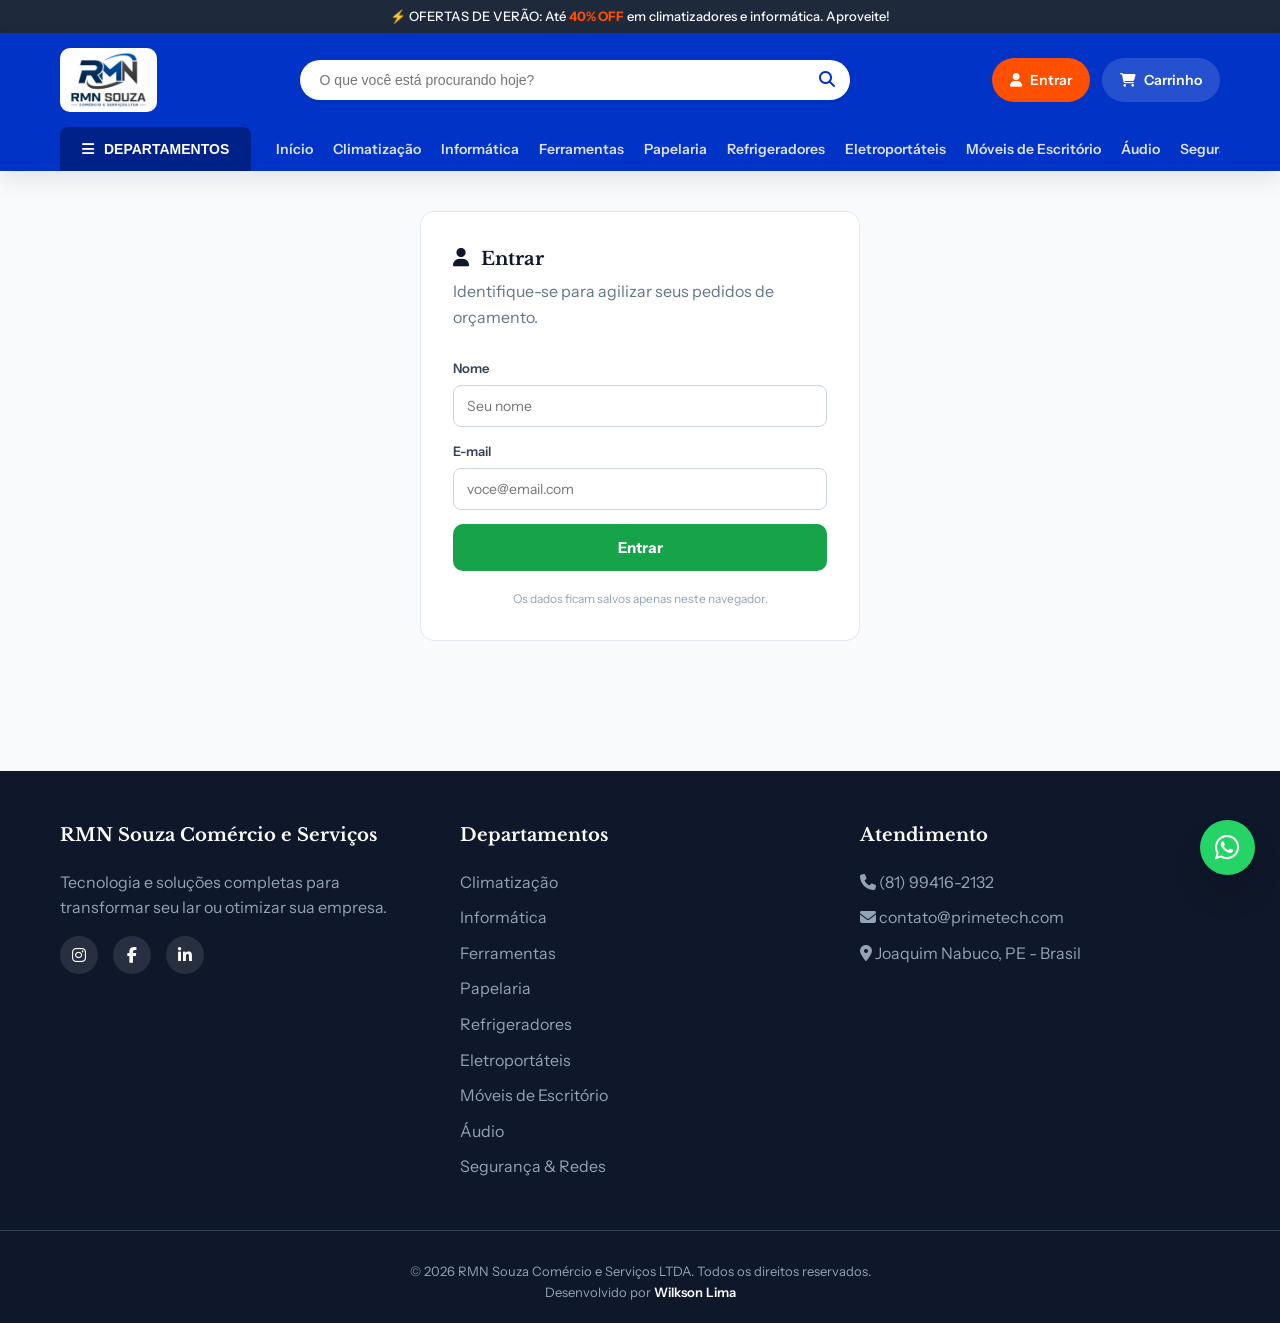
<file: login.html>
<!DOCTYPE html>
<html lang="pt-BR">
<head>
    <meta charset="UTF-8">
    <meta name="viewport" content="width=device-width, initial-scale=1.0">
    <title>Entrar | RMN Souza</title>
    <link rel="icon" type="image/png" href="img/favicon.png">
    
    <!-- SEO & Open Graph (Redes Sociais e WhatsApp) -->
    <meta name="description" content="As melhores ofertas em climatização, informática, ferramentas e eletrodomésticos na RMN Souza. Envio rápido e até 10x sem juros.">

    <link rel="preconnect" href="https://fonts.googleapis.com">
    <link rel="preconnect" href="https://fonts.gstatic.com" crossorigin>
    <link href="https://fonts.googleapis.com/css2?family=Instrument+Sans:wght@400..700&family=Libre+Baskerville:wght@400;700&display=swap" rel="stylesheet">
    <link rel="stylesheet" href="https://cdnjs.cloudflare.com/ajax/libs/font-awesome/6.4.0/css/all.min.css">
    
    <style>
        :root {
            --main-foreground: #0f172a; 
            --main-background: #f8fafc;
            --card-background: #ffffff;
            --button-background: #16a34a; 
            --button-hover: #15803d;
            --header-background: #0033c6; 
            --header-dark: #002288;
            --footer-background: #0f172a;
            --accent-orange: #ff5000; 
            --accent-orange-hover: #e04600;
            --heading-font: "Libre Baskerville", serif; 
            --body-font: "Instrument Sans", sans-serif;
            --border-radius: 12px; 
            --shadow-sm: 0 2px 4px rgba(0,0,0,0.05);
            --shadow-md: 0 10px 20px rgba(0,0,0,0.08);
            --shadow-lg: 0 20px 30px rgba(0,0,0,0.12);
            --transition: all 0.3s cubic-bezier(0.4, 0, 0.2, 1);
        }

        * { box-sizing: border-box; margin: 0; padding: 0; }
        body { font-family: var(--body-font); background: var(--main-background); color: var(--main-foreground); line-height: 1.6; }
        h1, h2, h3, h4 { font-family: var(--heading-font); }
        .container { max-width: 1200px; margin: 0 auto; padding: 0 20px; }

        .promo-bar { background: #1e293b; color: #f8fafc; text-align: center; font-size: 13px; padding: 6px 10px; font-weight: 500; }
        .promo-bar span { color: var(--accent-orange); font-weight: 700; }

        .top-header { background: var(--header-background); color: white; padding: 15px 0 0; position: sticky; top: 0; z-index: 1000; box-shadow: var(--shadow-md); }
        .header-main-row { display: flex; align-items: center; justify-content: space-between; gap: 20px; padding-bottom: 15px; }
        .logo { font-size: 26px; font-weight: 800; text-decoration: none; color: white; display: flex; align-items: center; gap: 10px; letter-spacing: -0.5px; }
        .logo i { color: var(--accent-orange); }

        .search-bar { display: flex; flex-grow: 1; max-width: 550px; position: relative; }
        .search-bar input { width: 100%; padding: 12px 45px 12px 20px; border-radius: 25px; border: none; outline: none; font-size: 14px; box-shadow: var(--shadow-sm); }
        .search-bar button { position: absolute; right: 15px; top: 50%; transform: translateY(-50%); background: none; border: none; cursor: pointer; color: var(--header-background); font-size: 16px; }

        .user-actions { display: flex; gap: 12px; }
        .btn-action { color: white; text-decoration: none; font-weight: 600; font-size: 14px; padding: 10px 18px; border-radius: 25px; display: inline-flex; align-items: center; gap: 8px; transition: var(--transition); }
        .btn-login { background: var(--accent-orange); }
        .btn-login:hover { background: var(--accent-orange-hover); transform: translateY(-2px); }
        .btn-cart { background: rgba(255, 255, 255, 0.15); backdrop-filter: blur(5px); }
        .btn-cart:hover { background: rgba(255, 255, 255, 0.25); transform: translateY(-2px); }

        .header-nav-row { display: flex; gap: 25px; align-items: center; }
        .departamentos-container { position: relative; }
        .btn-departamentos { background: var(--header-dark); color: white; border: none; padding: 12px 22px; font-weight: 700; border-radius: 8px 8px 0 0; cursor: pointer; display: flex; align-items: center; gap: 10px; font-size: 14px; }
        .dropdown-menu { display: none; position: absolute; top: 100%; left: 0; background: white; min-width: 260px; box-shadow: var(--shadow-lg); border-radius: 0 0 12px 12px; overflow: hidden; z-index: 10; }
        
        /* Suporte a Hover, Foco e Estado Ativo Via JavaScript */
        .departamentos-container:hover .dropdown-menu,
        .departamentos-container:focus-within .dropdown-menu,
        .dropdown-menu.is-active { display: block; animation: fadeIn 0.2s ease; }

        .dropdown-menu a { color: #334155; padding: 14px 20px; text-decoration: none; display: flex; align-items: center; gap: 12px; font-weight: 500; transition: var(--transition); }
        .dropdown-menu a:hover { background: #f1f5f9; color: var(--header-background); padding-left: 25px; }

        .nav-links { display: flex; gap: 20px; list-style: none; overflow-x: auto; }
        .nav-links a { color: white; text-decoration: none; font-size: 14px; font-weight: 600; opacity: 0.85; transition: var(--transition); white-space: nowrap; }
        .nav-links a:hover, .nav-links a.active { opacity: 1; text-decoration: underline; text-underline-offset: 4px; }

        .quick-categories { padding: 25px 0; }
        .categories-chips { display: flex; gap: 12px; overflow-x: auto; padding-bottom: 5px; scrollbar-width: none; }
        .categories-chips::-webkit-scrollbar { display: none; }
        .chip { background: white; color: #475569; padding: 10px 22px; border-radius: 25px; text-decoration: none; font-size: 14px; font-weight: 600; white-space: nowrap; box-shadow: var(--shadow-sm); border: 1px solid #e2e8f0; transition: var(--transition); }
        .chip:hover { border-color: var(--header-background); color: var(--header-background); transform: translateY(-2px); }
        .chip.active { background: var(--header-background); color: white; border-color: var(--header-background); }

        .hero-banner { background: linear-gradient(135deg, #0033c6 0%, #1e40af 100%); color: white; padding: 60px 40px; border-radius: var(--border-radius); display: flex; justify-content: space-between; align-items: center; box-shadow: var(--shadow-md); position: relative; overflow: hidden; }
        .hero-content { max-width: 600px; z-index: 2; }
        .hero-tag { background: rgba(255, 255, 255, 0.2); padding: 6px 14px; border-radius: 20px; font-size: 12px; font-weight: 700; text-transform: uppercase; letter-spacing: 1px; display: inline-block; margin-bottom: 15px; }
        .hero-banner h1 { font-size: 38px; line-height: 1.2; margin-bottom: 15px; }
        .hero-banner p { font-size: 16px; opacity: 0.9; margin-bottom: 25px; }
        .btn-cta { background: var(--accent-orange); color: white; padding: 14px 30px; border-radius: 30px; text-decoration: none; font-weight: 700; display: inline-flex; align-items: center; gap: 10px; transition: var(--transition); box-shadow: var(--shadow-sm); }
        .btn-cta:hover { background: var(--accent-orange-hover); transform: translateY(-3px); box-shadow: var(--shadow-md); }

        .benefits-bar { display: grid; grid-template-columns: repeat(auto-fit, minmax(220px, 1fr)); gap: 20px; margin: 30px 0 50px; }
        .benefit-card { background: white; padding: 20px; border-radius: var(--border-radius); display: flex; align-items: center; gap: 15px; box-shadow: var(--shadow-sm); border: 1px solid #f1f5f9; }
        .benefit-icon { font-size: 28px; color: var(--header-background); background: #eff6ff; width: 55px; height: 55px; border-radius: 50%; display: flex; align-items: center; justify-content: center; flex-shrink: 0; }
        .benefit-info h4 { font-size: 15px; color: #1e293b; margin-bottom: 2px; }
        .benefit-info p { font-size: 13px; color: #64748b; }

        .section-title { display: flex; justify-content: space-between; align-items: flex-end; margin-bottom: 25px; }
        .section-title h2 { font-size: 26px; color: #0f172a; }
        .section-title a { color: var(--header-background); text-decoration: none; font-weight: 700; font-size: 14px; }
        .product-grid { display: grid; grid-template-columns: repeat(auto-fill, minmax(250px, 1fr)); gap: 25px; }
        .product-card { background: var(--card-background); border-radius: var(--border-radius); padding: 20px; border: 1px solid #e2e8f0; position: relative; transition: var(--transition); display: flex; flex-direction: column; justify-content: space-between; }
        .product-card:hover { transform: translateY(-8px); box-shadow: var(--shadow-lg); border-color: transparent; }
        .badge-discount { position: absolute; top: 15px; left: 15px; background: var(--accent-orange); color: white; font-size: 12px; font-weight: 700; padding: 4px 10px; border-radius: 12px; z-index: 1; }
        
        .product-img { width: 100%; height: 180px; object-fit: cover; margin-bottom: 15px; background: #f8fafc; border-radius: 8px; display: block; }
        
        .product-rating { color: #f59e0b; font-size: 12px; margin-bottom: 8px; }
        .product-title { font-size: 15px; font-weight: 600; color: #1e293b; margin-bottom: 10px; line-height: 1.4; height: 42px; overflow: hidden; display: -webkit-box; -webkit-line-clamp: 2; -webkit-box-orient: vertical; }
        .price-box { margin-bottom: 15px; }
        .old-price { font-size: 13px; color: #94a3b8; text-decoration: line-through; display: block; }
        .current-price { font-size: 20px; font-weight: 800; color: #0f172a; }
        .btn-add-cart { width: 100%; background: var(--button-background); color: white; border: none; padding: 12px; border-radius: 8px; font-weight: 700; cursor: pointer; display: flex; align-items: center; justify-content: center; gap: 8px; transition: var(--transition); text-decoration: none; }
        .btn-add-cart:hover { background: var(--button-hover); }

        .newsletter { background: #1e293b; color: white; border-radius: var(--border-radius); padding: 40px; margin-top: 60px; text-align: center; }
        .newsletter h3 { font-size: 24px; margin-bottom: 10px; }
        .newsletter p { color: #94a3b8; margin-bottom: 20px; }
        .newsletter-form { display: flex; justify-content: center; gap: 10px; max-width: 500px; margin: 0 auto; }
        .newsletter-form input { flex-grow: 1; padding: 12px 20px; border-radius: 25px; border: none; outline: none; }
        .newsletter-form button { background: var(--accent-orange); color: white; border: none; padding: 12px 25px; border-radius: 25px; font-weight: 700; cursor: pointer; transition: var(--transition); }
        .newsletter-form button:hover { background: var(--accent-orange-hover); }

        footer { background: var(--footer-background); color: #94a3b8; padding: 50px 0 20px; margin-top: 60px; }
        .footer-grid { display: grid; grid-template-columns: repeat(auto-fit, minmax(220px, 1fr)); gap: 40px; }
        .footer-col h4 { color: white; margin-bottom: 20px; font-size: 18px; }
        .footer-col ul { list-style: none; }
        .footer-col ul li { margin-bottom: 10px; }
        .footer-col a { color: #94a3b8; text-decoration: none; transition: var(--transition); }
        .footer-col a:hover { color: white; }
        .social-icons { display: flex; gap: 15px; margin-top: 15px; }
        .social-icons a { width: 38px; height: 38px; background: rgba(255, 255, 255, 0.1); border-radius: 50%; display: flex; align-items: center; justify-content: center; color: white; }
        .social-icons a:hover { background: var(--accent-orange); }

        .footer-bottom { text-align: center; padding-top: 30px; border-top: 1px solid #334155; font-size: 13px; margin-top: 40px; }
        .dev-credit a { color: white; font-weight: 600; text-decoration: none; }
        .dev-credit a:hover { text-decoration: underline; }

        .whatsapp-btn { position: fixed; bottom: 25px; right: 25px; background: #25d366; color: white; width: 55px; height: 55px; border-radius: 50%; display: flex; align-items: center; justify-content: center; font-size: 28px; box-shadow: var(--shadow-lg); text-decoration: none; z-index: 999; transition: var(--transition); }
        .whatsapp-btn:hover { transform: scale(1.1); }

        @keyframes fadeIn { from { opacity: 0; transform: translateY(10px); } to { opacity: 1; transform: translateY(0); } }

        @media (max-width: 992px) {
            .header-main-row { flex-direction: column; align-items: stretch; }
            .logo { justify-content: center; }
            .search-bar { max-width: 100%; }
            .user-actions { justify-content: center; }
            .header-nav-row { flex-direction: column; align-items: stretch; }
            .nav-links { flex-wrap: wrap; justify-content: center; gap: 10px; padding-bottom: 10px; }
            .btn-departamentos { width: 100%; justify-content: center; border-radius: 8px; }
            .dropdown-menu { width: 100%; }
            .hero-banner { padding: 35px 20px; text-align: center; }
            .hero-banner h1 { font-size: 26px; }
            .btn-cta { width: 100%; justify-content: center; }
            .newsletter-form { flex-direction: column; }
            .newsletter-form button { width: 100%; }
        }
    </style>
    <link rel="stylesheet" href="site.css">
</head>
<body>
<div class="promo-bar">
        ⚡ OFERTAS DE VERÃO: Até <span>40% OFF</span> em climatizadores e informática. Aproveite!
    </div>
<header class="top-header">
        <div class="container">
            <div class="header-main-row">
                <a href="index.html" class="logo" aria-label="RMN Souza Comércio e Serviços LTDA"><img src="img/logo-rmn.png" alt="RMN Souza Comércio e Serviços LTDA" class="logo-img"></a>
                <form class="search-bar" action="busca.html" method="GET">
                    <input type="text" name="q" placeholder="O que você está procurando hoje?" aria-label="Pesquisar produtos">
                    <button type="submit" aria-label="Pesquisar"><i class="fa-solid fa-magnifying-glass"></i></button>
                </form>
                <div class="user-actions">
                    <a href="login.html" class="btn-action btn-login">
                        <i class="fa-solid fa-user"></i> Entrar
                    </a>
                    <a href="orcamento.html" class="btn-action btn-cart">
                        <i class="fa-solid fa-cart-shopping"></i> Carrinho
                    </a>
                </div>
            </div>
            <div class="header-nav-row">
                <div class="departamentos-container">
                    <button class="btn-departamentos" id="btn-dept" aria-expanded="false" aria-controls="menu-dept">
                        <i class="fa-solid fa-bars"></i> DEPARTAMENTOS
                    </button>
                    <nav class="dropdown-menu" id="menu-dept" aria-label="Menu de Departamentos">
                        <a href="climatizacao.html"><i class="fa-solid fa-snowflake"></i> Climatização</a>
                        <a href="informatica.html"><i class="fa-solid fa-laptop"></i> Informática</a>
                        <a href="ferramentas.html"><i class="fa-solid fa-screwdriver-wrench"></i> Ferramentas</a>
                        <a href="papelaria.html"><i class="fa-solid fa-scroll"></i> Papelaria</a>
                        <a href="refrigeradores.html"><i class="fa-solid fa-kitchen-set"></i> Refrigeradores</a>
                        <a href="eletroportateis.html"><i class="fa-solid fa-plug"></i> Eletroportáteis</a>
                        <a href="moveis-escritorio.html"><i class="fa-solid fa-chair"></i> Móveis de Escritório</a>
                        <a href="audio.html"><i class="fa-solid fa-headphones"></i> Áudio</a>
                        <a href="servicos-seguranca.html"><i class="fa-solid fa-video"></i> Segurança & Redes</a>
                    </nav>
                </div>
                <ul class="nav-links">
                    <li><a href="index.html">Início</a></li>
                    <li><a href="climatizacao.html">Climatização</a></li>
                    <li><a href="informatica.html">Informática</a></li>
                    <li><a href="ferramentas.html">Ferramentas</a></li>
                    <li><a href="papelaria.html">Papelaria</a></li>
                    <li><a href="refrigeradores.html">Refrigeradores</a></li>
                    <li><a href="eletroportateis.html">Eletroportáteis</a></li>
                    <li><a href="moveis-escritorio.html">Móveis de Escritório</a></li>
                    <li><a href="audio.html">Áudio</a></li>
                    <li><a href="servicos-seguranca.html">Segurança & Redes</a></li>
                </ul>
            </div>
        </div>
    </header>
<main class="container page-main">
  <div class="auth-card">
    <h1 class="page-title"><i class="fa-solid fa-user"></i> <span id="auth-title">Entrar</span></h1>
    <p class="page-sub" id="auth-sub">Identifique-se para agilizar seus pedidos de orçamento.</p>
    <form id="auth-form">
      <label>Nome<input type="text" id="a-nome" required placeholder="Seu nome"></label>
      <label>E-mail<input type="email" id="a-email" required placeholder="voce@email.com"></label>
      <button type="submit" class="btn-primary-lg">Entrar</button>
    </form>
    <div id="auth-logged" hidden>
      <p>Olá, <strong id="a-hello"></strong>! Seu nome já será preenchido nos orçamentos.</p>
      <a href="orcamento.html" class="btn-primary-lg">Ir para o orçamento</a>
      <button type="button" class="btn-ghost" id="a-logout">Sair</button>
    </div>
    <p class="auth-note">Os dados ficam salvos apenas neste navegador.</p>
  </div>
</main>
<a href="https://wa.me/5581994162132" class="whatsapp-btn" target="_blank" rel="noopener noreferrer" title="Fale conosco no WhatsApp" aria-label="Atendimento via WhatsApp">
        <i class="fa-brands fa-whatsapp"></i>
    </a>
<footer>
        <div class="container footer-grid">
            <div class="footer-col">
                <h4>RMN Souza Comércio e Serviços</h4>
                <p>Tecnologia e soluções completas para transformar seu lar ou otimizar sua empresa.</p>
                <div class="social-icons">
                    <a href="#" aria-label="Instagram"><i class="fa-brands fa-instagram"></i></a>
                    <a href="#" aria-label="Facebook"><i class="fa-brands fa-facebook-f"></i></a>
                    <a href="#" aria-label="LinkedIn"><i class="fa-brands fa-linkedin-in"></i></a>
                </div>
            </div>
            <div class="footer-col">
                <h4>Departamentos</h4>
                <ul>
                    <li><a href="climatizacao.html">Climatização</a></li>
                    <li><a href="informatica.html">Informática</a></li>
                    <li><a href="ferramentas.html">Ferramentas</a></li>
                    <li><a href="papelaria.html">Papelaria</a></li>
                    <li><a href="refrigeradores.html">Refrigeradores</a></li>
                    <li><a href="eletroportateis.html">Eletroportáteis</a></li>
                    <li><a href="moveis-escritorio.html">Móveis de Escritório</a></li>
                    <li><a href="audio.html">Áudio</a></li>
                    <li><a href="servicos-seguranca.html">Segurança & Redes</a></li>
                </ul>
            </div>
            <div class="footer-col">
                <h4>Atendimento</h4>
                <ul>
                    <li><a href="tel:5581994162132"><i class="fa-solid fa-phone"></i> (81) 99416-2132</a></li>
                    <li><a href="mailto:contato@primetech.com"><i class="fa-solid fa-envelope"></i> contato@primetech.com</a></li>
                    <li><i class="fa-solid fa-location-dot"></i> Joaquim Nabuco, PE - Brasil</li>
                </ul>
            </div>
        </div>
        <div class="footer-bottom">
            &copy; 2026 RMN Souza Comércio e Serviços LTDA. Todos os direitos reservados.
            <p class="dev-credit">Desenvolvido por <a href="portfolio.html" target="_blank" rel="noopener noreferrer">Wilkson Lima</a></p>
        </div>
    </footer>
<script src="products.js"></script>
<script src="site.js"></script>
</body>
</html>
</file>
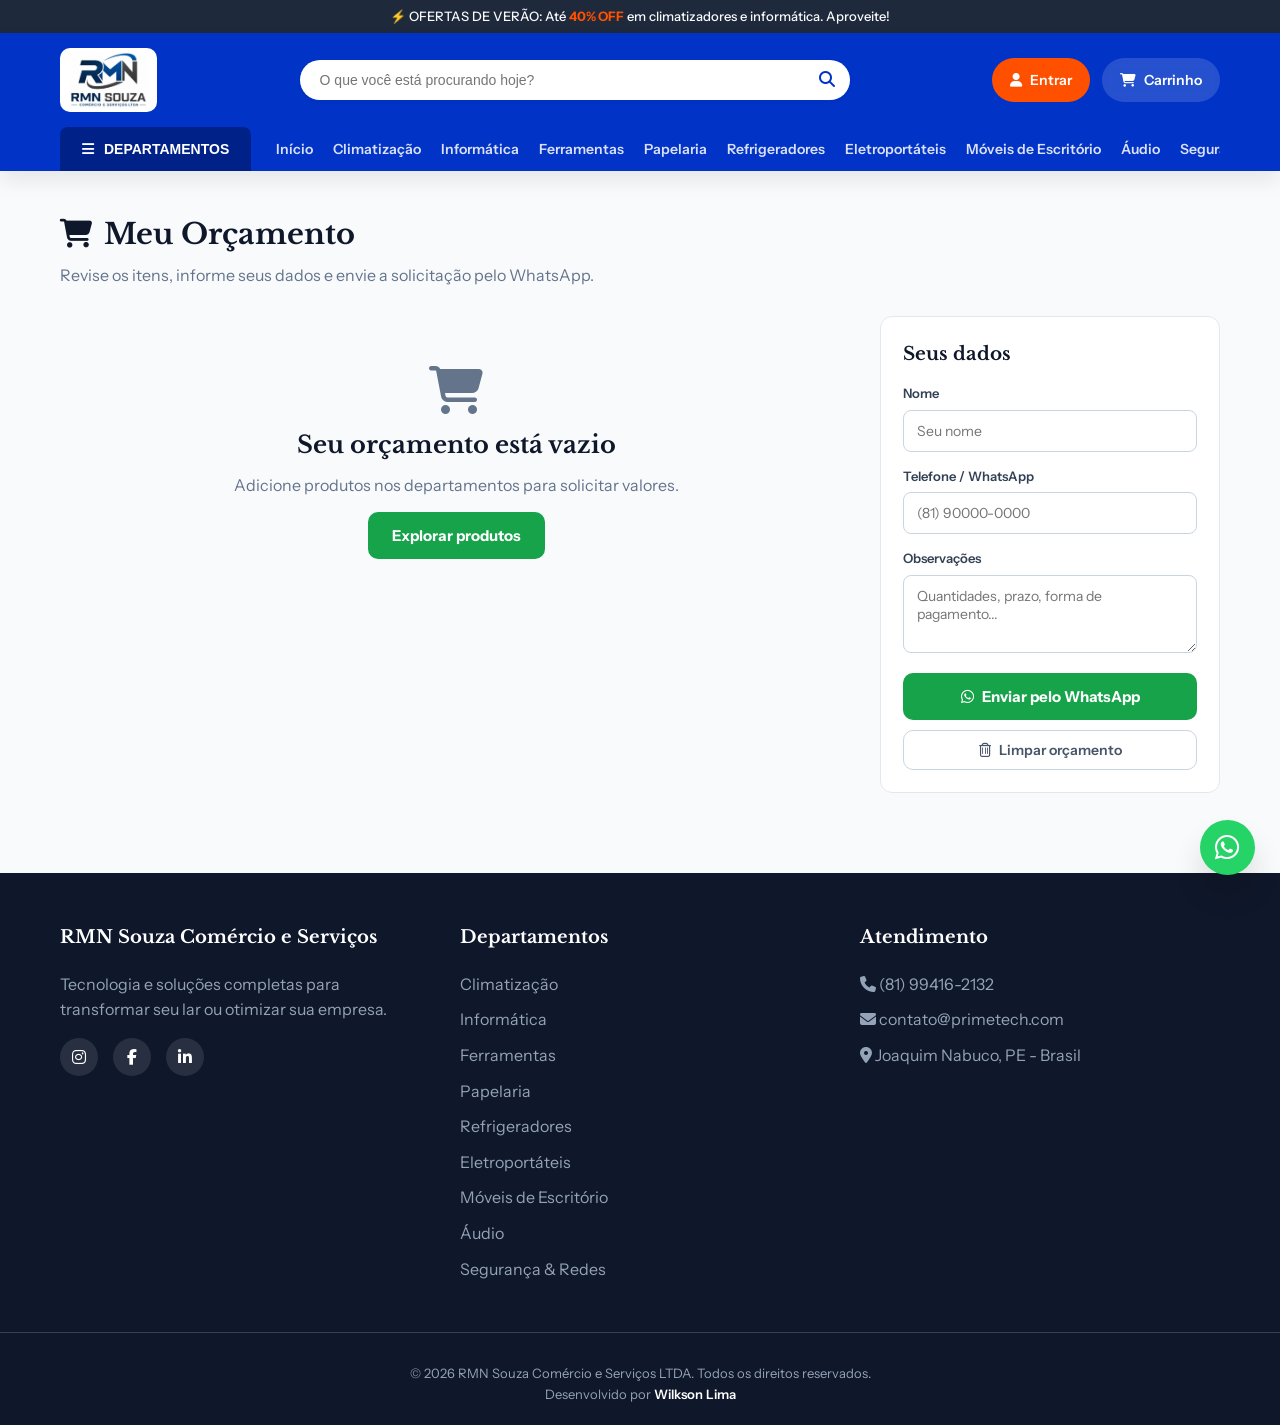
<file: orcamento.html>
<!DOCTYPE html>
<html lang="pt-BR">
<head>
    <meta charset="UTF-8">
    <meta name="viewport" content="width=device-width, initial-scale=1.0">
    <title>Meu Orçamento | RMN Souza</title>
    <link rel="icon" type="image/png" href="img/favicon.png">
    
    <!-- SEO & Open Graph (Redes Sociais e WhatsApp) -->
    <meta name="description" content="As melhores ofertas em climatização, informática, ferramentas e eletrodomésticos na RMN Souza. Envio rápido e até 10x sem juros.">

    <link rel="preconnect" href="https://fonts.googleapis.com">
    <link rel="preconnect" href="https://fonts.gstatic.com" crossorigin>
    <link href="https://fonts.googleapis.com/css2?family=Instrument+Sans:wght@400..700&family=Libre+Baskerville:wght@400;700&display=swap" rel="stylesheet">
    <link rel="stylesheet" href="https://cdnjs.cloudflare.com/ajax/libs/font-awesome/6.4.0/css/all.min.css">
    
    <style>
        :root {
            --main-foreground: #0f172a; 
            --main-background: #f8fafc;
            --card-background: #ffffff;
            --button-background: #16a34a; 
            --button-hover: #15803d;
            --header-background: #0033c6; 
            --header-dark: #002288;
            --footer-background: #0f172a;
            --accent-orange: #ff5000; 
            --accent-orange-hover: #e04600;
            --heading-font: "Libre Baskerville", serif; 
            --body-font: "Instrument Sans", sans-serif;
            --border-radius: 12px; 
            --shadow-sm: 0 2px 4px rgba(0,0,0,0.05);
            --shadow-md: 0 10px 20px rgba(0,0,0,0.08);
            --shadow-lg: 0 20px 30px rgba(0,0,0,0.12);
            --transition: all 0.3s cubic-bezier(0.4, 0, 0.2, 1);
        }

        * { box-sizing: border-box; margin: 0; padding: 0; }
        body { font-family: var(--body-font); background: var(--main-background); color: var(--main-foreground); line-height: 1.6; }
        h1, h2, h3, h4 { font-family: var(--heading-font); }
        .container { max-width: 1200px; margin: 0 auto; padding: 0 20px; }

        .promo-bar { background: #1e293b; color: #f8fafc; text-align: center; font-size: 13px; padding: 6px 10px; font-weight: 500; }
        .promo-bar span { color: var(--accent-orange); font-weight: 700; }

        .top-header { background: var(--header-background); color: white; padding: 15px 0 0; position: sticky; top: 0; z-index: 1000; box-shadow: var(--shadow-md); }
        .header-main-row { display: flex; align-items: center; justify-content: space-between; gap: 20px; padding-bottom: 15px; }
        .logo { font-size: 26px; font-weight: 800; text-decoration: none; color: white; display: flex; align-items: center; gap: 10px; letter-spacing: -0.5px; }
        .logo i { color: var(--accent-orange); }

        .search-bar { display: flex; flex-grow: 1; max-width: 550px; position: relative; }
        .search-bar input { width: 100%; padding: 12px 45px 12px 20px; border-radius: 25px; border: none; outline: none; font-size: 14px; box-shadow: var(--shadow-sm); }
        .search-bar button { position: absolute; right: 15px; top: 50%; transform: translateY(-50%); background: none; border: none; cursor: pointer; color: var(--header-background); font-size: 16px; }

        .user-actions { display: flex; gap: 12px; }
        .btn-action { color: white; text-decoration: none; font-weight: 600; font-size: 14px; padding: 10px 18px; border-radius: 25px; display: inline-flex; align-items: center; gap: 8px; transition: var(--transition); }
        .btn-login { background: var(--accent-orange); }
        .btn-login:hover { background: var(--accent-orange-hover); transform: translateY(-2px); }
        .btn-cart { background: rgba(255, 255, 255, 0.15); backdrop-filter: blur(5px); }
        .btn-cart:hover { background: rgba(255, 255, 255, 0.25); transform: translateY(-2px); }

        .header-nav-row { display: flex; gap: 25px; align-items: center; }
        .departamentos-container { position: relative; }
        .btn-departamentos { background: var(--header-dark); color: white; border: none; padding: 12px 22px; font-weight: 700; border-radius: 8px 8px 0 0; cursor: pointer; display: flex; align-items: center; gap: 10px; font-size: 14px; }
        .dropdown-menu { display: none; position: absolute; top: 100%; left: 0; background: white; min-width: 260px; box-shadow: var(--shadow-lg); border-radius: 0 0 12px 12px; overflow: hidden; z-index: 10; }
        
        /* Suporte a Hover, Foco e Estado Ativo Via JavaScript */
        .departamentos-container:hover .dropdown-menu,
        .departamentos-container:focus-within .dropdown-menu,
        .dropdown-menu.is-active { display: block; animation: fadeIn 0.2s ease; }

        .dropdown-menu a { color: #334155; padding: 14px 20px; text-decoration: none; display: flex; align-items: center; gap: 12px; font-weight: 500; transition: var(--transition); }
        .dropdown-menu a:hover { background: #f1f5f9; color: var(--header-background); padding-left: 25px; }

        .nav-links { display: flex; gap: 20px; list-style: none; overflow-x: auto; }
        .nav-links a { color: white; text-decoration: none; font-size: 14px; font-weight: 600; opacity: 0.85; transition: var(--transition); white-space: nowrap; }
        .nav-links a:hover, .nav-links a.active { opacity: 1; text-decoration: underline; text-underline-offset: 4px; }

        .quick-categories { padding: 25px 0; }
        .categories-chips { display: flex; gap: 12px; overflow-x: auto; padding-bottom: 5px; scrollbar-width: none; }
        .categories-chips::-webkit-scrollbar { display: none; }
        .chip { background: white; color: #475569; padding: 10px 22px; border-radius: 25px; text-decoration: none; font-size: 14px; font-weight: 600; white-space: nowrap; box-shadow: var(--shadow-sm); border: 1px solid #e2e8f0; transition: var(--transition); }
        .chip:hover { border-color: var(--header-background); color: var(--header-background); transform: translateY(-2px); }
        .chip.active { background: var(--header-background); color: white; border-color: var(--header-background); }

        .hero-banner { background: linear-gradient(135deg, #0033c6 0%, #1e40af 100%); color: white; padding: 60px 40px; border-radius: var(--border-radius); display: flex; justify-content: space-between; align-items: center; box-shadow: var(--shadow-md); position: relative; overflow: hidden; }
        .hero-content { max-width: 600px; z-index: 2; }
        .hero-tag { background: rgba(255, 255, 255, 0.2); padding: 6px 14px; border-radius: 20px; font-size: 12px; font-weight: 700; text-transform: uppercase; letter-spacing: 1px; display: inline-block; margin-bottom: 15px; }
        .hero-banner h1 { font-size: 38px; line-height: 1.2; margin-bottom: 15px; }
        .hero-banner p { font-size: 16px; opacity: 0.9; margin-bottom: 25px; }
        .btn-cta { background: var(--accent-orange); color: white; padding: 14px 30px; border-radius: 30px; text-decoration: none; font-weight: 700; display: inline-flex; align-items: center; gap: 10px; transition: var(--transition); box-shadow: var(--shadow-sm); }
        .btn-cta:hover { background: var(--accent-orange-hover); transform: translateY(-3px); box-shadow: var(--shadow-md); }

        .benefits-bar { display: grid; grid-template-columns: repeat(auto-fit, minmax(220px, 1fr)); gap: 20px; margin: 30px 0 50px; }
        .benefit-card { background: white; padding: 20px; border-radius: var(--border-radius); display: flex; align-items: center; gap: 15px; box-shadow: var(--shadow-sm); border: 1px solid #f1f5f9; }
        .benefit-icon { font-size: 28px; color: var(--header-background); background: #eff6ff; width: 55px; height: 55px; border-radius: 50%; display: flex; align-items: center; justify-content: center; flex-shrink: 0; }
        .benefit-info h4 { font-size: 15px; color: #1e293b; margin-bottom: 2px; }
        .benefit-info p { font-size: 13px; color: #64748b; }

        .section-title { display: flex; justify-content: space-between; align-items: flex-end; margin-bottom: 25px; }
        .section-title h2 { font-size: 26px; color: #0f172a; }
        .section-title a { color: var(--header-background); text-decoration: none; font-weight: 700; font-size: 14px; }
        .product-grid { display: grid; grid-template-columns: repeat(auto-fill, minmax(250px, 1fr)); gap: 25px; }
        .product-card { background: var(--card-background); border-radius: var(--border-radius); padding: 20px; border: 1px solid #e2e8f0; position: relative; transition: var(--transition); display: flex; flex-direction: column; justify-content: space-between; }
        .product-card:hover { transform: translateY(-8px); box-shadow: var(--shadow-lg); border-color: transparent; }
        .badge-discount { position: absolute; top: 15px; left: 15px; background: var(--accent-orange); color: white; font-size: 12px; font-weight: 700; padding: 4px 10px; border-radius: 12px; z-index: 1; }
        
        .product-img { width: 100%; height: 180px; object-fit: cover; margin-bottom: 15px; background: #f8fafc; border-radius: 8px; display: block; }
        
        .product-rating { color: #f59e0b; font-size: 12px; margin-bottom: 8px; }
        .product-title { font-size: 15px; font-weight: 600; color: #1e293b; margin-bottom: 10px; line-height: 1.4; height: 42px; overflow: hidden; display: -webkit-box; -webkit-line-clamp: 2; -webkit-box-orient: vertical; }
        .price-box { margin-bottom: 15px; }
        .old-price { font-size: 13px; color: #94a3b8; text-decoration: line-through; display: block; }
        .current-price { font-size: 20px; font-weight: 800; color: #0f172a; }
        .btn-add-cart { width: 100%; background: var(--button-background); color: white; border: none; padding: 12px; border-radius: 8px; font-weight: 700; cursor: pointer; display: flex; align-items: center; justify-content: center; gap: 8px; transition: var(--transition); text-decoration: none; }
        .btn-add-cart:hover { background: var(--button-hover); }

        .newsletter { background: #1e293b; color: white; border-radius: var(--border-radius); padding: 40px; margin-top: 60px; text-align: center; }
        .newsletter h3 { font-size: 24px; margin-bottom: 10px; }
        .newsletter p { color: #94a3b8; margin-bottom: 20px; }
        .newsletter-form { display: flex; justify-content: center; gap: 10px; max-width: 500px; margin: 0 auto; }
        .newsletter-form input { flex-grow: 1; padding: 12px 20px; border-radius: 25px; border: none; outline: none; }
        .newsletter-form button { background: var(--accent-orange); color: white; border: none; padding: 12px 25px; border-radius: 25px; font-weight: 700; cursor: pointer; transition: var(--transition); }
        .newsletter-form button:hover { background: var(--accent-orange-hover); }

        footer { background: var(--footer-background); color: #94a3b8; padding: 50px 0 20px; margin-top: 60px; }
        .footer-grid { display: grid; grid-template-columns: repeat(auto-fit, minmax(220px, 1fr)); gap: 40px; }
        .footer-col h4 { color: white; margin-bottom: 20px; font-size: 18px; }
        .footer-col ul { list-style: none; }
        .footer-col ul li { margin-bottom: 10px; }
        .footer-col a { color: #94a3b8; text-decoration: none; transition: var(--transition); }
        .footer-col a:hover { color: white; }
        .social-icons { display: flex; gap: 15px; margin-top: 15px; }
        .social-icons a { width: 38px; height: 38px; background: rgba(255, 255, 255, 0.1); border-radius: 50%; display: flex; align-items: center; justify-content: center; color: white; }
        .social-icons a:hover { background: var(--accent-orange); }

        .footer-bottom { text-align: center; padding-top: 30px; border-top: 1px solid #334155; font-size: 13px; margin-top: 40px; }
        .dev-credit a { color: white; font-weight: 600; text-decoration: none; }
        .dev-credit a:hover { text-decoration: underline; }

        .whatsapp-btn { position: fixed; bottom: 25px; right: 25px; background: #25d366; color: white; width: 55px; height: 55px; border-radius: 50%; display: flex; align-items: center; justify-content: center; font-size: 28px; box-shadow: var(--shadow-lg); text-decoration: none; z-index: 999; transition: var(--transition); }
        .whatsapp-btn:hover { transform: scale(1.1); }

        @keyframes fadeIn { from { opacity: 0; transform: translateY(10px); } to { opacity: 1; transform: translateY(0); } }

        @media (max-width: 992px) {
            .header-main-row { flex-direction: column; align-items: stretch; }
            .logo { justify-content: center; }
            .search-bar { max-width: 100%; }
            .user-actions { justify-content: center; }
            .header-nav-row { flex-direction: column; align-items: stretch; }
            .nav-links { flex-wrap: wrap; justify-content: center; gap: 10px; padding-bottom: 10px; }
            .btn-departamentos { width: 100%; justify-content: center; border-radius: 8px; }
            .dropdown-menu { width: 100%; }
            .hero-banner { padding: 35px 20px; text-align: center; }
            .hero-banner h1 { font-size: 26px; }
            .btn-cta { width: 100%; justify-content: center; }
            .newsletter-form { flex-direction: column; }
            .newsletter-form button { width: 100%; }
        }
    </style>
    <link rel="stylesheet" href="site.css">
</head>
<body>
<div class="promo-bar">
        ⚡ OFERTAS DE VERÃO: Até <span>40% OFF</span> em climatizadores e informática. Aproveite!
    </div>
<header class="top-header">
        <div class="container">
            <div class="header-main-row">
                <a href="index.html" class="logo" aria-label="RMN Souza Comércio e Serviços LTDA"><img src="img/logo-rmn.png" alt="RMN Souza Comércio e Serviços LTDA" class="logo-img"></a>
                <form class="search-bar" action="busca.html" method="GET">
                    <input type="text" name="q" placeholder="O que você está procurando hoje?" aria-label="Pesquisar produtos">
                    <button type="submit" aria-label="Pesquisar"><i class="fa-solid fa-magnifying-glass"></i></button>
                </form>
                <div class="user-actions">
                    <a href="login.html" class="btn-action btn-login">
                        <i class="fa-solid fa-user"></i> Entrar
                    </a>
                    <a href="orcamento.html" class="btn-action btn-cart">
                        <i class="fa-solid fa-cart-shopping"></i> Carrinho
                    </a>
                </div>
            </div>
            <div class="header-nav-row">
                <div class="departamentos-container">
                    <button class="btn-departamentos" id="btn-dept" aria-expanded="false" aria-controls="menu-dept">
                        <i class="fa-solid fa-bars"></i> DEPARTAMENTOS
                    </button>
                    <nav class="dropdown-menu" id="menu-dept" aria-label="Menu de Departamentos">
                        <a href="climatizacao.html"><i class="fa-solid fa-snowflake"></i> Climatização</a>
                        <a href="informatica.html"><i class="fa-solid fa-laptop"></i> Informática</a>
                        <a href="ferramentas.html"><i class="fa-solid fa-screwdriver-wrench"></i> Ferramentas</a>
                        <a href="papelaria.html"><i class="fa-solid fa-scroll"></i> Papelaria</a>
                        <a href="refrigeradores.html"><i class="fa-solid fa-kitchen-set"></i> Refrigeradores</a>
                        <a href="eletroportateis.html"><i class="fa-solid fa-plug"></i> Eletroportáteis</a>
                        <a href="moveis-escritorio.html"><i class="fa-solid fa-chair"></i> Móveis de Escritório</a>
                        <a href="audio.html"><i class="fa-solid fa-headphones"></i> Áudio</a>
                        <a href="servicos-seguranca.html"><i class="fa-solid fa-video"></i> Segurança & Redes</a>
                    </nav>
                </div>
                <ul class="nav-links">
                    <li><a href="index.html">Início</a></li>
                    <li><a href="climatizacao.html">Climatização</a></li>
                    <li><a href="informatica.html">Informática</a></li>
                    <li><a href="ferramentas.html">Ferramentas</a></li>
                    <li><a href="papelaria.html">Papelaria</a></li>
                    <li><a href="refrigeradores.html">Refrigeradores</a></li>
                    <li><a href="eletroportateis.html">Eletroportáteis</a></li>
                    <li><a href="moveis-escritorio.html">Móveis de Escritório</a></li>
                    <li><a href="audio.html">Áudio</a></li>
                    <li><a href="servicos-seguranca.html">Segurança & Redes</a></li>
                </ul>
            </div>
        </div>
    </header>
<main class="container page-main">
  <h1 class="page-title"><i class="fa-solid fa-cart-shopping"></i> Meu Orçamento</h1>
  <p class="page-sub">Revise os itens, informe seus dados e envie a solicitação pelo WhatsApp.</p>
  <div class="quote-layout">
    <section class="quote-list" id="quote-list" aria-live="polite"></section>
    <aside class="quote-form">
      <h2>Seus dados</h2>
      <label>Nome<input type="text" id="q-nome" placeholder="Seu nome" autocomplete="name"></label>
      <label>Telefone / WhatsApp<input type="tel" id="q-tel" placeholder="(81) 90000-0000" autocomplete="tel"></label>
      <label>Observações<textarea id="q-obs" rows="3" placeholder="Quantidades, prazo, forma de pagamento..."></textarea></label>
      <button type="button" class="btn-primary-lg" id="q-send"><i class="fa-brands fa-whatsapp"></i> Enviar pelo WhatsApp</button>
      <button type="button" class="btn-ghost" id="q-clear"><i class="fa-regular fa-trash-can"></i> Limpar orçamento</button>
    </aside>
  </div>
</main>
<a href="https://wa.me/5581994162132" class="whatsapp-btn" target="_blank" rel="noopener noreferrer" title="Fale conosco no WhatsApp" aria-label="Atendimento via WhatsApp">
        <i class="fa-brands fa-whatsapp"></i>
    </a>
<footer>
        <div class="container footer-grid">
            <div class="footer-col">
                <h4>RMN Souza Comércio e Serviços</h4>
                <p>Tecnologia e soluções completas para transformar seu lar ou otimizar sua empresa.</p>
                <div class="social-icons">
                    <a href="#" aria-label="Instagram"><i class="fa-brands fa-instagram"></i></a>
                    <a href="#" aria-label="Facebook"><i class="fa-brands fa-facebook-f"></i></a>
                    <a href="#" aria-label="LinkedIn"><i class="fa-brands fa-linkedin-in"></i></a>
                </div>
            </div>
            <div class="footer-col">
                <h4>Departamentos</h4>
                <ul>
                    <li><a href="climatizacao.html">Climatização</a></li>
                    <li><a href="informatica.html">Informática</a></li>
                    <li><a href="ferramentas.html">Ferramentas</a></li>
                    <li><a href="papelaria.html">Papelaria</a></li>
                    <li><a href="refrigeradores.html">Refrigeradores</a></li>
                    <li><a href="eletroportateis.html">Eletroportáteis</a></li>
                    <li><a href="moveis-escritorio.html">Móveis de Escritório</a></li>
                    <li><a href="audio.html">Áudio</a></li>
                    <li><a href="servicos-seguranca.html">Segurança & Redes</a></li>
                </ul>
            </div>
            <div class="footer-col">
                <h4>Atendimento</h4>
                <ul>
                    <li><a href="tel:5581994162132"><i class="fa-solid fa-phone"></i> (81) 99416-2132</a></li>
                    <li><a href="mailto:contato@primetech.com"><i class="fa-solid fa-envelope"></i> contato@primetech.com</a></li>
                    <li><i class="fa-solid fa-location-dot"></i> Joaquim Nabuco, PE - Brasil</li>
                </ul>
            </div>
        </div>
        <div class="footer-bottom">
            &copy; 2026 RMN Souza Comércio e Serviços LTDA. Todos os direitos reservados.
            <p class="dev-credit">Desenvolvido por <a href="portfolio.html" target="_blank" rel="noopener noreferrer">Wilkson Lima</a></p>
        </div>
    </footer>
<script src="products.js"></script>
<script src="site.js"></script>
</body>
</html>
</file>
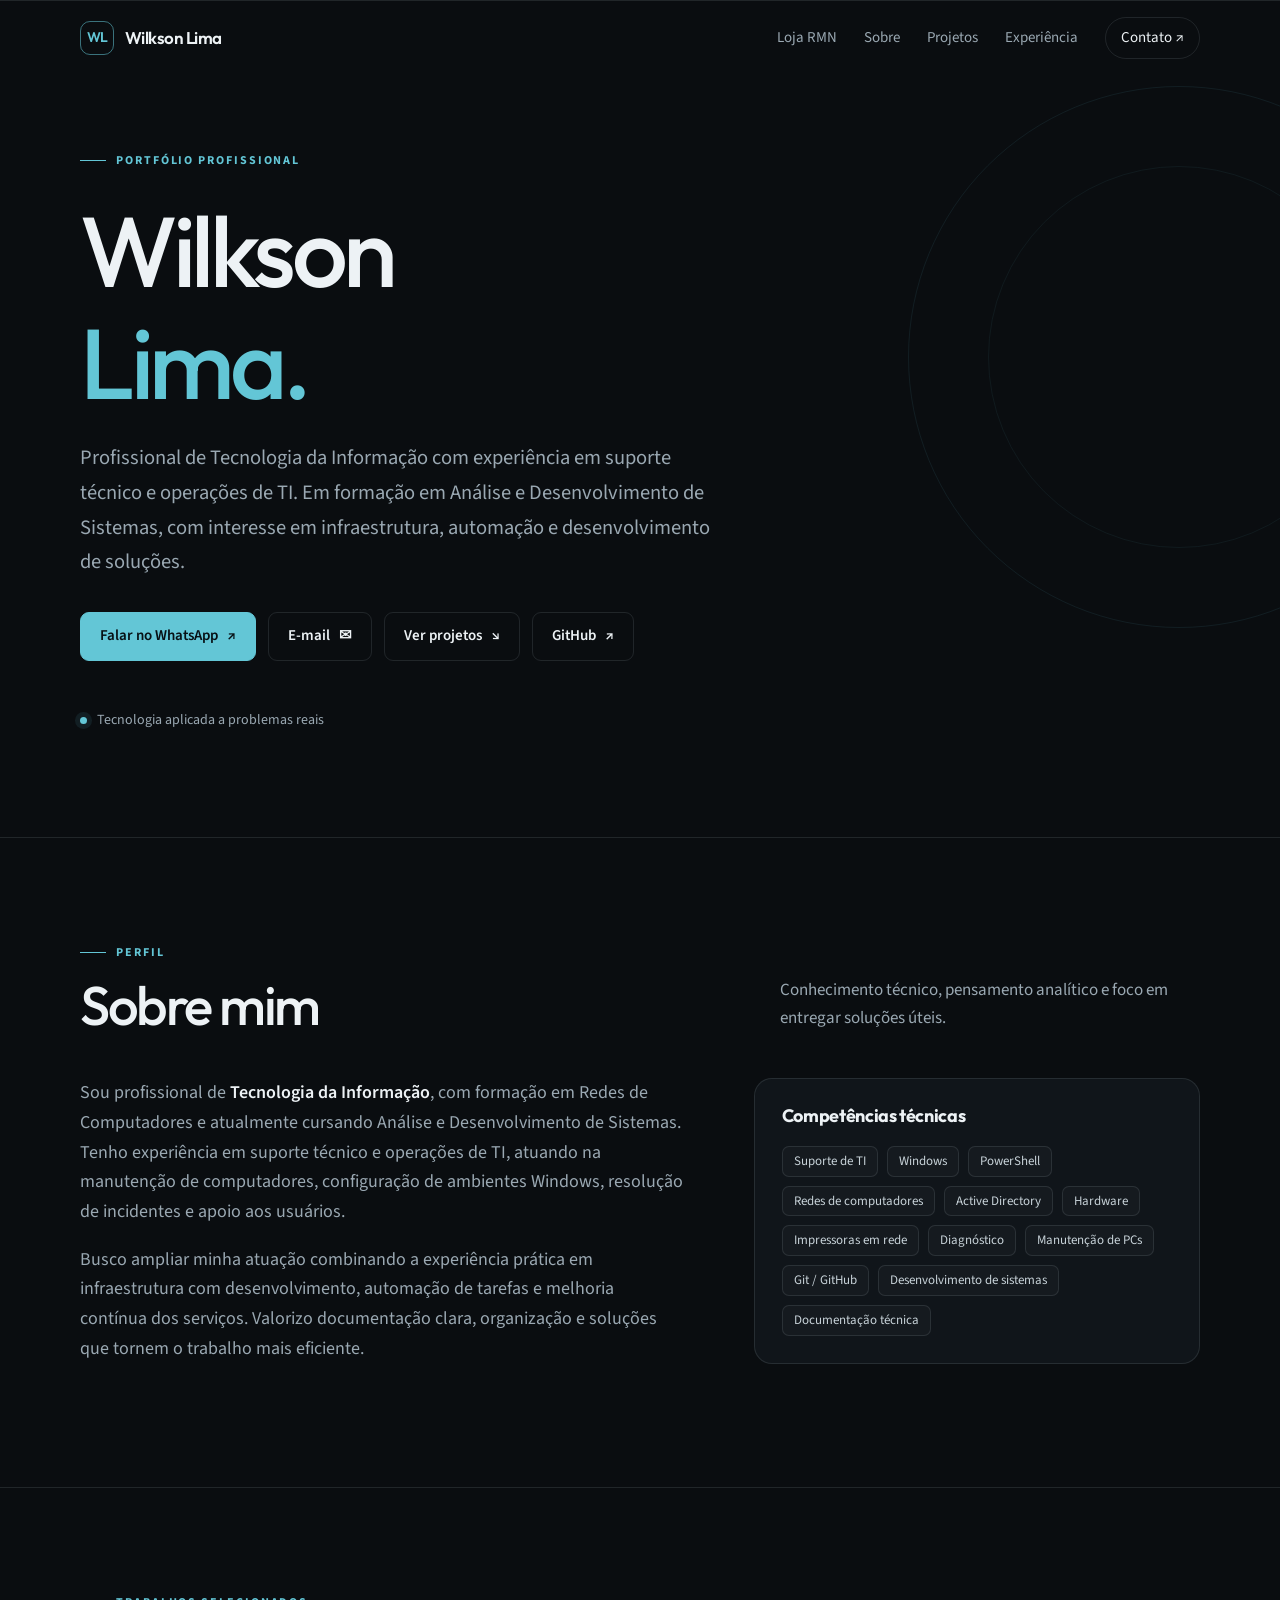
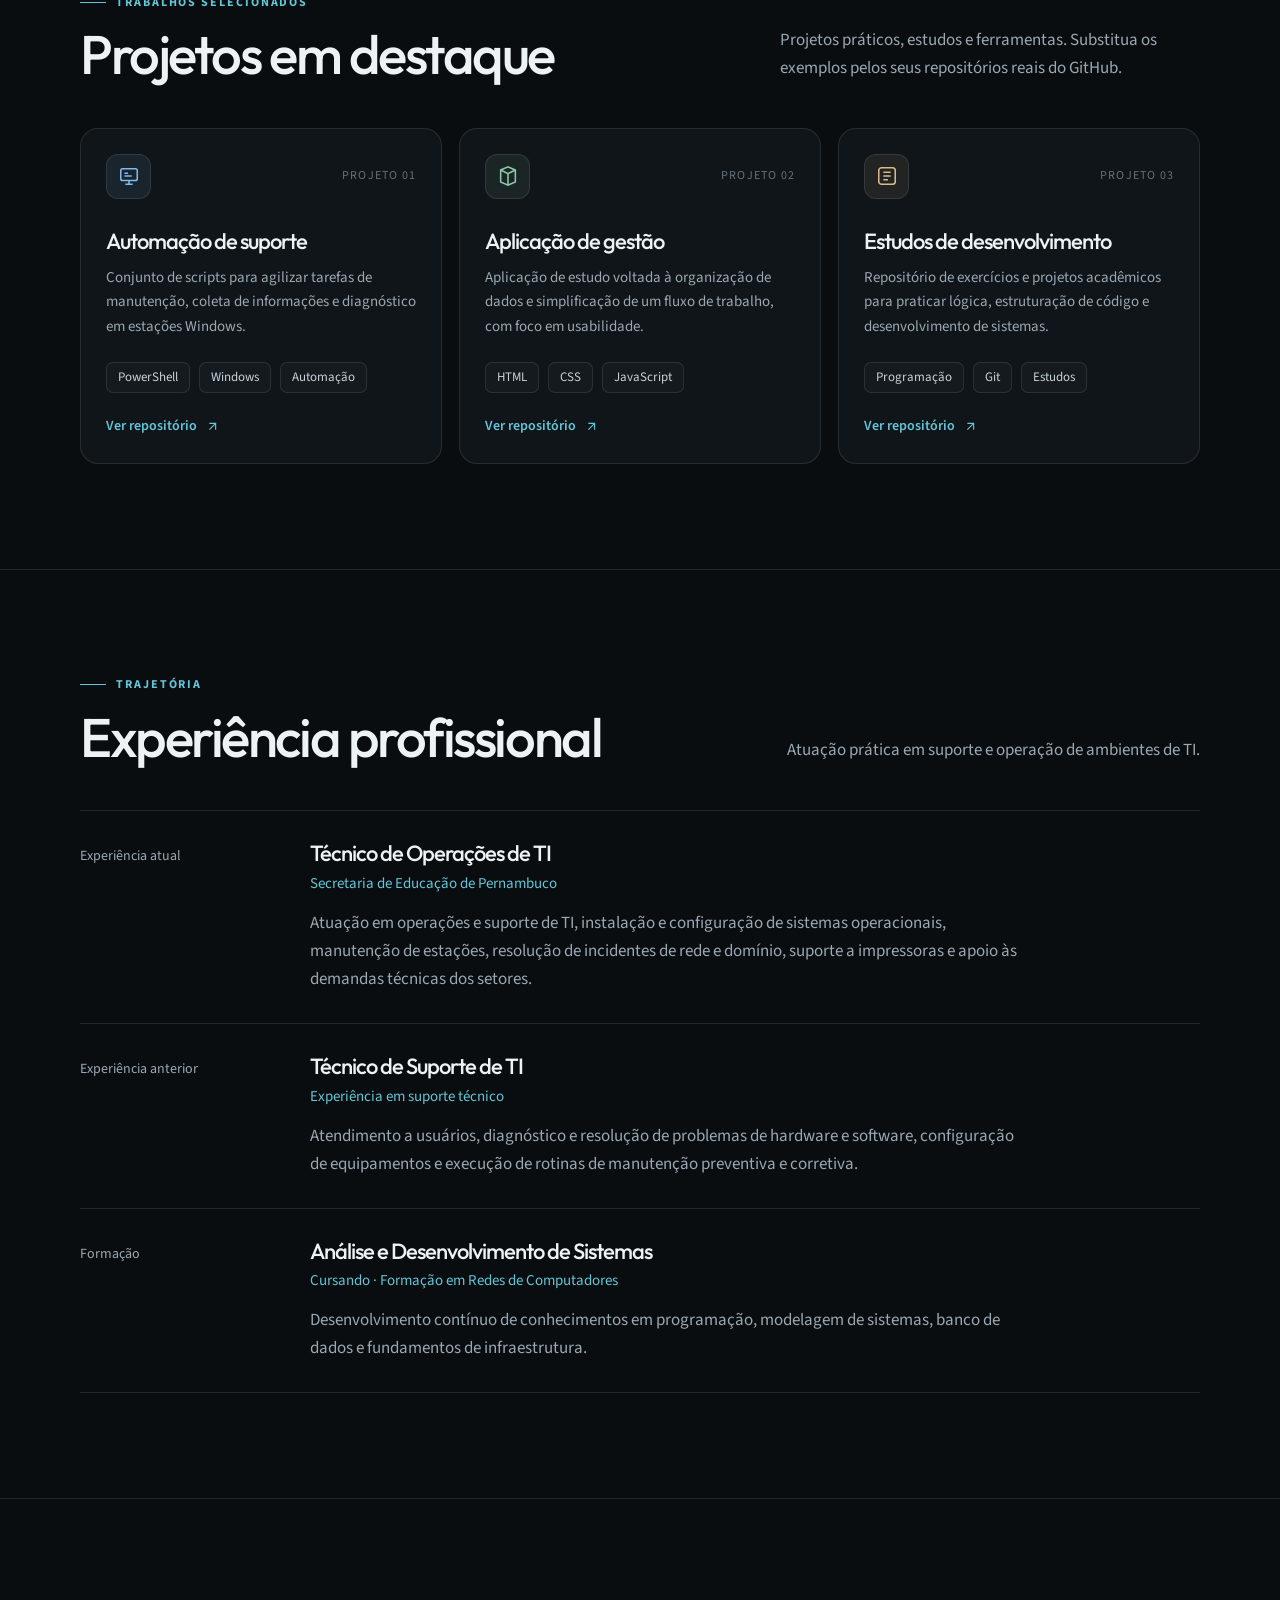
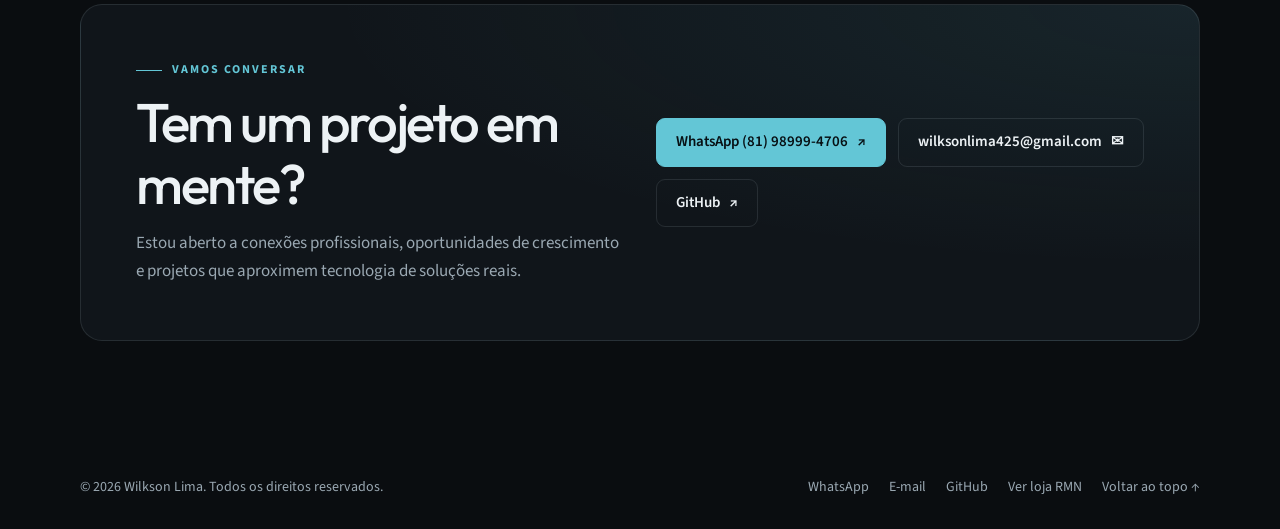
<file: portfolio.html>
<!DOCTYPE html>
<html lang="pt-BR">
<head>
  <meta charset="UTF-8">
  <meta name="viewport" content="width=device-width, initial-scale=1.0">
  <meta name="theme-color" content="#0a0d10">
  <meta name="description" content="Portfólio profissional de Wilkson Lima — Tecnologia da Informação, suporte técnico e desenvolvimento de sistemas.">
  <title>Wilkson Lima — Portfólio Profissional</title>
    <link rel="icon" type="image/png" href="img/favicon.png">
  <link rel="preconnect" href="https://fonts.googleapis.com">
  <link rel="preconnect" href="https://fonts.gstatic.com" crossorigin>
  <link href="https://fonts.googleapis.com/css2?family=Outfit:wght@400;500;600;700&family=Source+Sans+3:wght@400;500;600;700&display=swap" rel="stylesheet">
  <style>
    :root {
      --bg: #0a0d10;
      --surface: #10151a;
      --surface-2: #141b21;
      --text: #edf2f5;
      --muted: #9aa8b2;
      --line: rgba(220, 235, 242, .11);
      --accent: #63c6d6;
      --accent-soft: rgba(99, 198, 214, .11);
      --max: 1120px;
      --radius: 18px;
    }
    * { box-sizing: border-box; }
    html { scroll-behavior: smooth; scroll-padding-top: 90px; }
    body {
      margin: 0; background: var(--bg); color: var(--text);
      font-family: "Source Sans 3", sans-serif; font-size: 17px; line-height: 1.65;
      -webkit-font-smoothing: antialiased;
    }
    a { color: inherit; text-decoration: none; }
    button, a { -webkit-tap-highlight-color: transparent; }
    a:focus-visible, button:focus-visible { outline: 2px solid var(--accent); outline-offset: 4px; }
    .container { width: min(var(--max), calc(100% - 44px)); margin-inline: auto; }
    .nav-wrap {
      position: fixed; inset: 0 0 auto; z-index: 20; border-bottom: 1px solid transparent;
      transition: background .25s ease, border-color .25s ease;
    }
    .nav-wrap.scrolled { background: rgba(10, 13, 16, .82); backdrop-filter: blur(16px); border-color: var(--line); }
    nav { height: 76px; display: flex; align-items: center; justify-content: space-between; gap: 24px; }
    .brand { display: inline-flex; align-items: center; gap: 11px; font-family: Outfit, sans-serif; font-weight: 600; letter-spacing: -.03em; }
    .brand-mark { display: grid; place-items: center; width: 34px; height: 34px; border: 1px solid rgba(99,198,214,.55); color: var(--accent); border-radius: 10px; font-size: 14px; }
    .nav-links { display: flex; gap: 27px; align-items: center; color: var(--muted); font-size: 15px; }
    .nav-links a { transition: color .2s ease; }
    .nav-links a:hover { color: var(--text); }
    .nav-links .nav-cta { border: 1px solid var(--line); border-radius: 999px; padding: 8px 15px; color: var(--text); }
    .menu-toggle { display: none; border: 1px solid var(--line); background: var(--surface); color: var(--text); border-radius: 10px; padding: 8px 10px; cursor: pointer; }
    .hero { min-height: 720px; display: flex; align-items: center; padding: 150px 0 105px; position: relative; overflow: hidden; }
    .hero::before { content: ""; position: absolute; width: 540px; height: 540px; border: 1px solid rgba(99,198,214,.09); border-radius: 50%; right: -170px; top: 85px; pointer-events: none; }
    .hero::after { content: ""; position: absolute; width: 380px; height: 380px; border: 1px solid rgba(99,198,214,.07); border-radius: 50%; right: -90px; top: 165px; pointer-events: none; }
    .hero-content { position: relative; z-index: 1; max-width: 780px; }
    .eyebrow { display: flex; align-items: center; gap: 10px; color: var(--accent); text-transform: uppercase; letter-spacing: .16em; font-size: 12px; font-weight: 700; }
    .eyebrow::before { content: ""; width: 26px; height: 1px; background: var(--accent); }
    h1, h2, h3, p { margin-top: 0; }
    h1, h2, h3 { font-family: Outfit, sans-serif; line-height: 1.13; letter-spacing: -.045em; }
    h1 { font-size: clamp(3.2rem, 8vw, 6.2rem); font-weight: 500; margin: 24px 0 22px; }
    h1 span { color: var(--accent); }
    .hero-copy { max-width: 650px; color: var(--muted); font-size: clamp(1.1rem, 2vw, 1.28rem); line-height: 1.7; margin-bottom: 32px; }
    .actions { display: flex; flex-wrap: wrap; gap: 12px; }
    .button { display: inline-flex; justify-content: center; align-items: center; gap: 9px; min-height: 48px; padding: 11px 19px; border: 1px solid var(--line); border-radius: 9px; font-weight: 600; font-size: 15px; transition: transform .2s ease, border-color .2s ease, background .2s ease; }
    .button:hover { transform: translateY(-2px); border-color: rgba(99,198,214,.55); }
    .button-primary { background: var(--accent); border-color: var(--accent); color: #071014; }
    .button-primary:hover { background: #80d6e2; }
    .button svg { width: 16px; height: 16px; }
    .hero-note { display: flex; align-items: center; gap: 10px; color: var(--muted); font-size: 14px; margin-top: 48px; }
    .status-dot { width: 7px; height: 7px; background: var(--accent); border-radius: 50%; box-shadow: 0 0 0 5px rgba(99,198,214,.09); }
    section { padding: 105px 0; border-top: 1px solid var(--line); }
    .section-head { display: flex; justify-content: space-between; align-items: flex-end; gap: 28px; margin-bottom: 42px; }
    .section-head h2 { font-size: clamp(2.2rem, 5vw, 3.4rem); font-weight: 500; margin: 12px 0 0; }
    .section-intro { max-width: 420px; color: var(--muted); margin: 0 0 4px; }
    .about-grid { display: grid; grid-template-columns: 1.15fr .85fr; gap: 70px; align-items: start; }
    .about-copy { color: var(--muted); font-size: 18px; }
    .about-copy strong { color: var(--text); font-weight: 600; }
    .skill-panel { padding: 27px; background: var(--surface); border: 1px solid var(--line); border-radius: var(--radius); }
    .skill-panel h3 { font-size: 18px; letter-spacing: -.02em; margin-bottom: 19px; }
    .tags { display: flex; flex-wrap: wrap; gap: 9px; }
    .tag { display: inline-flex; align-items: center; border: 1px solid var(--line); background: rgba(255,255,255,.025); color: #c7d2d8; padding: 6px 11px; border-radius: 7px; font-size: 13px; line-height: 1.3; }
    .projects-grid { display: grid; grid-template-columns: repeat(3, 1fr); gap: 17px; }
    .project-card { position: relative; display: flex; flex-direction: column; min-height: 330px; padding: 25px; background: var(--surface); border: 1px solid var(--line); border-radius: var(--radius); overflow: hidden; transition: transform .25s ease, border-color .25s ease, background .25s ease; }
    .project-card:hover { transform: translateY(-5px); border-color: rgba(99,198,214,.48); background: #12191e; }
    .project-top { display: flex; align-items: center; justify-content: space-between; margin-bottom: 30px; }
    .project-icon { width: 45px; height: 45px; display: grid; place-items: center; border: 1px solid var(--line); border-radius: 12px; color: var(--accent); background: var(--accent-soft); }
    .project-icon svg { width: 22px; height: 22px; }
    .project-number { color: #63727b; font-size: 12px; letter-spacing: .1em; }
    .project-card h3 { font-size: 22px; font-weight: 500; margin-bottom: 12px; }
    .project-card p { color: var(--muted); font-size: 15px; margin-bottom: 22px; }
    .project-card .tags { margin-top: auto; margin-bottom: 22px; }
    .project-link { display: inline-flex; align-items: center; gap: 8px; color: var(--accent); font-weight: 600; font-size: 14px; width: fit-content; }
    .project-link svg { width: 15px; height: 15px; transition: transform .2s ease; }
    .project-link:hover svg { transform: translate(3px, -2px); }
    .project-card[data-tone="blue"] .project-icon { color: #7eb9ef; background: rgba(126,185,239,.09); }
    .project-card[data-tone="green"] .project-icon { color: #8dc8a6; background: rgba(141,200,166,.09); }
    .project-card[data-tone="sand"] .project-icon { color: #d9b98a; background: rgba(217,185,138,.09); }
    .experience-list { border-top: 1px solid var(--line); }
    .experience-item { display: grid; grid-template-columns: 190px 1fr; gap: 40px; padding: 30px 0; border-bottom: 1px solid var(--line); }
    .experience-date { color: var(--muted); font-size: 14px; padding-top: 4px; }
    .experience-content h3 { font-size: 22px; font-weight: 500; margin-bottom: 6px; }
    .experience-company { color: var(--accent); font-size: 15px; margin-bottom: 12px; }
    .experience-content p { color: var(--muted); max-width: 720px; margin-bottom: 0; }
    .contact-panel { display: flex; align-items: center; justify-content: space-between; gap: 35px; padding: clamp(28px, 6vw, 55px); border: 1px solid var(--line); border-radius: 22px; background: radial-gradient(ellipse at 100% 0%, rgba(99,198,214,.09), transparent 55%), var(--surface); }
    .contact-panel h2 { font-size: clamp(2.2rem, 5vw, 3.4rem); font-weight: 500; margin: 12px 0 14px; }
    .contact-panel p { color: var(--muted); max-width: 520px; margin-bottom: 0; }
    footer { padding: 30px 0; color: var(--muted); font-size: 14px; }
    .footer-inner { display: flex; align-items: center; justify-content: space-between; gap: 20px; }
    .footer-links { display: flex; gap: 20px; }
    .footer-links a:hover { color: var(--accent); }
    .reveal { opacity: 0; transform: translateY(18px); transition: opacity .65s ease, transform .65s ease; }
    .reveal.visible { opacity: 1; transform: translateY(0); }
    .delay-1 { transition-delay: .08s; } .delay-2 { transition-delay: .16s; } .delay-3 { transition-delay: .24s; }
    @media (prefers-reduced-motion: reduce) {
      *, *::before, *::after { scroll-behavior: auto !important; transition-duration: .01ms !important; animation-duration: .01ms !important; }
      .reveal { opacity: 1; transform: none; }
    }
    @media (max-width: 850px) {
      .nav-links { gap: 17px; }
      .about-grid { grid-template-columns: 1fr; gap: 30px; }
      .projects-grid { grid-template-columns: repeat(2, 1fr); }
      .project-card:last-child { grid-column: 1 / -1; }
      .section-head { align-items: flex-start; flex-direction: column; }
      .contact-panel { align-items: flex-start; flex-direction: column; }
    }
    @media (max-width: 620px) {
      .container { width: min(var(--max), calc(100% - 32px)); }
      nav { height: 68px; }
      .menu-toggle { display: inline-flex; }
      .nav-links { display: none; position: absolute; top: 67px; left: 16px; right: 16px; padding: 17px; background: #10151a; border: 1px solid var(--line); border-radius: 14px; flex-direction: column; align-items: stretch; gap: 3px; }
      .nav-links.open { display: flex; }
      .nav-links a { padding: 10px; }
      .nav-links .nav-cta { text-align: center; margin-top: 5px; }
      .hero { min-height: auto; padding: 130px 0 80px; }
      .hero::before { right: -360px; top: 160px; }
      .hero::after { right: -320px; top: 210px; }
      h1 { font-size: clamp(3rem, 16vw, 4.6rem); }
      section { padding: 76px 0; }
      .projects-grid { grid-template-columns: 1fr; }
      .project-card, .project-card:last-child { grid-column: auto; min-height: 300px; }
      .experience-item { grid-template-columns: 1fr; gap: 8px; padding: 24px 0; }
      .footer-inner { align-items: flex-start; flex-direction: column; }
    }
  </style>
</head>
<body>
  <header class="nav-wrap" id="top">
    <div class="container">
      <nav aria-label="Navegação principal">
        <a class="brand" href="#inicio" aria-label="Ir para o início">
          <span class="brand-mark">WL</span><span>Wilkson Lima</span>
        </a>
        <button class="menu-toggle" id="menuToggle" aria-expanded="false" aria-controls="navLinks" aria-label="Abrir menu">Menu</button>
        <div class="nav-links" id="navLinks">
          <a href="index.html">Loja RMN</a>
          <a href="#sobre">Sobre</a>
          <a href="#projetos">Projetos</a>
          <a href="#experiencia">Experiência</a>
          <a href="#contato" class="nav-cta">Contato <span aria-hidden="true">↗</span></a>
        </div>
      </nav>
    </div>
  </header>

  <main>
    <section class="hero" id="inicio" aria-labelledby="hero-title">
      <div class="container">
        <div class="hero-content reveal">
          <div class="eyebrow">Portfólio profissional</div>
          <h1 id="hero-title">Wilkson<br><span>Lima.</span></h1>
          <p class="hero-copy">Profissional de Tecnologia da Informação com experiência em suporte técnico e operações de TI. Em formação em Análise e Desenvolvimento de Sistemas, com interesse em infraestrutura, automação e desenvolvimento de soluções.</p>
          <div class="actions">
            <a class="button button-primary" href="https://wa.me/5581989994706" target="_blank" rel="noopener noreferrer">Falar no WhatsApp <span aria-hidden="true">↗</span></a>
            <a class="button" href="mailto:wilksonlima425@gmail.com">E-mail <span aria-hidden="true">✉</span></a>
            <a class="button" href="#projetos">Ver projetos <span aria-hidden="true">↘</span></a>
            <a class="button" href="https://github.com/Wilkson32" target="_blank" rel="noopener noreferrer">GitHub <span aria-hidden="true">↗</span></a>
          </div>
          <div class="hero-note"><span class="status-dot" aria-hidden="true"></span> Tecnologia aplicada a problemas reais</div>
        </div>
      </div>
    </section>

    <section id="sobre" aria-labelledby="sobre-title">
      <div class="container">
        <div class="section-head reveal">
          <div><div class="eyebrow">Perfil</div><h2 id="sobre-title">Sobre mim</h2></div>
          <p class="section-intro">Conhecimento técnico, pensamento analítico e foco em entregar soluções úteis.</p>
        </div>
        <div class="about-grid">
          <div class="about-copy reveal">
            <p>Sou profissional de <strong>Tecnologia da Informação</strong>, com formação em Redes de Computadores e atualmente cursando Análise e Desenvolvimento de Sistemas. Tenho experiência em suporte técnico e operações de TI, atuando na manutenção de computadores, configuração de ambientes Windows, resolução de incidentes e apoio aos usuários.</p>
            <p>Busco ampliar minha atuação combinando a experiência prática em infraestrutura com desenvolvimento, automação de tarefas e melhoria contínua dos serviços. Valorizo documentação clara, organização e soluções que tornem o trabalho mais eficiente.</p>
          </div>
          <aside class="skill-panel reveal delay-1" aria-label="Competências técnicas">
            <h3>Competências técnicas</h3>
            <div class="tags">
              <span class="tag">Suporte de TI</span><span class="tag">Windows</span>
              <span class="tag">PowerShell</span><span class="tag">Redes de computadores</span>
              <span class="tag">Active Directory</span><span class="tag">Hardware</span>
              <span class="tag">Impressoras em rede</span><span class="tag">Diagnóstico</span>
              <span class="tag">Manutenção de PCs</span><span class="tag">Git / GitHub</span>
              <span class="tag">Desenvolvimento de sistemas</span><span class="tag">Documentação técnica</span>
            </div>
          </aside>
        </div>
      </div>
    </section>

    <section id="projetos" aria-labelledby="projetos-title">
      <div class="container">
        <div class="section-head reveal">
          <div><div class="eyebrow">Trabalhos selecionados</div><h2 id="projetos-title">Projetos em destaque</h2></div>
          <p class="section-intro">Projetos práticos, estudos e ferramentas. Substitua os exemplos pelos seus repositórios reais do GitHub.</p>
        </div>
        <div class="projects-grid">
          <article class="project-card reveal" data-tone="blue">
            <div class="project-top">
              <div class="project-icon" aria-hidden="true"><svg viewBox="0 0 24 24" fill="none" stroke="currentColor" stroke-width="1.7"><rect x="3" y="4" width="18" height="13" rx="2"/><path d="M8 21h8M12 17v4M7 9h4M7 12h8"/></svg></div>
              <span class="project-number">PROJETO 01</span>
            </div>
            <h3>Automação de suporte</h3>
            <p>Conjunto de scripts para agilizar tarefas de manutenção, coleta de informações e diagnóstico em estações Windows.</p>
            <div class="tags"><span class="tag">PowerShell</span><span class="tag">Windows</span><span class="tag">Automação</span></div>
            <a class="project-link" href="https://github.com/Wilkson32" target="_blank" rel="noopener noreferrer">Ver repositório <svg viewBox="0 0 24 24" fill="none" stroke="currentColor" stroke-width="1.8"><path d="M7 17 17 7M7 7h10v10"/></svg></a>
          </article>
          <article class="project-card reveal delay-1" data-tone="green">
            <div class="project-top">
              <div class="project-icon" aria-hidden="true"><svg viewBox="0 0 24 24" fill="none" stroke="currentColor" stroke-width="1.7"><path d="M4 5.5 12 2l8 3.5v13L12 22l-8-3.5z"/><path d="m4 5.5 8 4 8-4M12 9.5V22"/></svg></div>
              <span class="project-number">PROJETO 02</span>
            </div>
            <h3>Aplicação de gestão</h3>
            <p>Aplicação de estudo voltada à organização de dados e simplificação de um fluxo de trabalho, com foco em usabilidade.</p>
            <div class="tags"><span class="tag">HTML</span><span class="tag">CSS</span><span class="tag">JavaScript</span></div>
            <a class="project-link" href="https://github.com/Wilkson32" target="_blank" rel="noopener noreferrer">Ver repositório <svg viewBox="0 0 24 24" fill="none" stroke="currentColor" stroke-width="1.8"><path d="M7 17 17 7M7 7h10v10"/></svg></a>
          </article>
          <article class="project-card reveal delay-2" data-tone="sand">
            <div class="project-top">
              <div class="project-icon" aria-hidden="true"><svg viewBox="0 0 24 24" fill="none" stroke="currentColor" stroke-width="1.7"><rect x="3" y="3" width="18" height="18" rx="3"/><path d="M8 8h8M8 12h8M8 16h5"/></svg></div>
              <span class="project-number">PROJETO 03</span>
            </div>
            <h3>Estudos de desenvolvimento</h3>
            <p>Repositório de exercícios e projetos acadêmicos para praticar lógica, estruturação de código e desenvolvimento de sistemas.</p>
            <div class="tags"><span class="tag">Programação</span><span class="tag">Git</span><span class="tag">Estudos</span></div>
            <a class="project-link" href="https://github.com/Wilkson32" target="_blank" rel="noopener noreferrer">Ver repositório <svg viewBox="0 0 24 24" fill="none" stroke="currentColor" stroke-width="1.8"><path d="M7 17 17 7M7 7h10v10"/></svg></a>
          </article>
        </div>
      </div>
    </section>

    <section id="experiencia" aria-labelledby="experiencia-title">
      <div class="container">
        <div class="section-head reveal">
          <div><div class="eyebrow">Trajetória</div><h2 id="experiencia-title">Experiência profissional</h2></div>
          <p class="section-intro">Atuação prática em suporte e operação de ambientes de TI.</p>
        </div>
        <div class="experience-list">
          <article class="experience-item reveal">
            <div class="experience-date">Experiência atual</div>
            <div class="experience-content">
              <h3>Técnico de Operações de TI</h3>
              <div class="experience-company">Secretaria de Educação de Pernambuco</div>
              <p>Atuação em operações e suporte de TI, instalação e configuração de sistemas operacionais, manutenção de estações, resolução de incidentes de rede e domínio, suporte a impressoras e apoio às demandas técnicas dos setores.</p>
            </div>
          </article>
          <article class="experience-item reveal">
            <div class="experience-date">Experiência anterior</div>
            <div class="experience-content">
              <h3>Técnico de Suporte de TI</h3>
              <div class="experience-company">Experiência em suporte técnico</div>
              <p>Atendimento a usuários, diagnóstico e resolução de problemas de hardware e software, configuração de equipamentos e execução de rotinas de manutenção preventiva e corretiva.</p>
            </div>
          </article>
          <article class="experience-item reveal">
            <div class="experience-date">Formação</div>
            <div class="experience-content">
              <h3>Análise e Desenvolvimento de Sistemas</h3>
              <div class="experience-company">Cursando · Formação em Redes de Computadores</div>
              <p>Desenvolvimento contínuo de conhecimentos em programação, modelagem de sistemas, banco de dados e fundamentos de infraestrutura.</p>
            </div>
          </article>
        </div>
      </div>
    </section>

    <section id="contato" aria-labelledby="contato-title">
      <div class="container">
        <div class="contact-panel reveal">
          <div>
            <div class="eyebrow">Vamos conversar</div>
            <h2 id="contato-title">Tem um projeto em mente?</h2>
            <p>Estou aberto a conexões profissionais, oportunidades de crescimento e projetos que aproximem tecnologia de soluções reais.</p>
          </div>
          <div class="actions">
            <a class="button button-primary" href="https://wa.me/5581989994706" target="_blank" rel="noopener noreferrer">WhatsApp (81) 98999-4706 <span aria-hidden="true">↗</span></a>
            <a class="button" href="mailto:wilksonlima425@gmail.com">wilksonlima425@gmail.com <span aria-hidden="true">✉</span></a>
            <a class="button" href="https://github.com/Wilkson32" target="_blank" rel="noopener noreferrer">GitHub <span aria-hidden="true">↗</span></a>
          </div>
        </div>
      </div>
    </section>
  </main>

  <footer>
    <div class="container footer-inner">
      <span>© <span id="year"></span> Wilkson Lima. Todos os direitos reservados.</span>
      <div class="footer-links">
        <a href="https://wa.me/5581989994706" target="_blank" rel="noopener noreferrer">WhatsApp</a>
        <a href="mailto:wilksonlima425@gmail.com">E-mail</a>
        <a href="https://github.com/Wilkson32" target="_blank" rel="noopener noreferrer">GitHub</a>
        <a href="index.html">Ver loja RMN</a>
        <a href="#inicio">Voltar ao topo ↑</a>
      </div>
    </div>
  </footer>

  <script>
    const navWrap = document.querySelector('.nav-wrap');
    const menuToggle = document.getElementById('menuToggle');
    const navLinks = document.getElementById('navLinks');

    const updateNav = () => navWrap.classList.toggle('scrolled', window.scrollY > 12);
    updateNav();
    window.addEventListener('scroll', updateNav, { passive: true });

    menuToggle.addEventListener('click', () => {
      const isOpen = navLinks.classList.toggle('open');
      menuToggle.setAttribute('aria-expanded', String(isOpen));
      menuToggle.setAttribute('aria-label', isOpen ? 'Fechar menu' : 'Abrir menu');
    });

    navLinks.querySelectorAll('a').forEach(link => {
      link.addEventListener('click', () => {
        navLinks.classList.remove('open');
        menuToggle.setAttribute('aria-expanded', 'false');
        menuToggle.setAttribute('aria-label', 'Abrir menu');
      });
    });

    const observer = new IntersectionObserver((entries, obs) => {
      entries.forEach(entry => {
        if (entry.isIntersecting) {
          entry.target.classList.add('visible');
          obs.unobserve(entry.target);
        }
      });
    }, { threshold: 0.12, rootMargin: '0px 0px -30px 0px' });

    document.querySelectorAll('.reveal').forEach(el => observer.observe(el));
    document.getElementById('year').textContent = new Date().getFullYear();
  </script>
</body>
</html>
</file>
<file: site.css>
/* RMN Souza — estilos compartilhados (orçamento, busca, login, avisos) */
.btn-cart{position:relative}
.cart-badge{position:absolute;top:-6px;right:-6px;min-width:20px;height:20px;padding:0 5px;border-radius:999px;
  background:#ff5000;color:#fff;font-size:11px;font-weight:700;line-height:20px;text-align:center;
  box-shadow:0 2px 6px rgba(0,0,0,.25);font-family:inherit}
.cart-badge[hidden]{display:none}
.pt-toast{position:fixed;left:50%;bottom:30px;transform:translate(-50%,20px);background:#0f172a;color:#fff;
  padding:12px 20px;border-radius:12px;font:600 14px/1.4 'Instrument Sans',sans-serif;z-index:2000;opacity:0;
  pointer-events:none;transition:.3s;box-shadow:0 10px 30px rgba(0,0,0,.3);display:flex;gap:12px;align-items:center}
.pt-toast.show{opacity:1;transform:translate(-50%,0);pointer-events:auto}
.pt-toast a{color:#86efac;text-decoration:underline}

.page-main{padding:40px 20px 20px;min-height:60vh}
.page-title{font-size:1.8rem;margin-bottom:6px;display:flex;align-items:center;gap:12px}
.page-sub{color:#64748b;margin-bottom:28px}
.empty-state{text-align:center;padding:50px 20px;color:#64748b}
.empty-state i{font-size:3rem;margin-bottom:12px;display:block}
.empty-state h2{color:#0f172a;margin-bottom:8px}
.btn-primary-lg{display:inline-flex;align-items:center;justify-content:center;gap:8px;background:#16a34a;color:#fff;
  border:0;padding:14px 24px;border-radius:10px;font:700 15px 'Instrument Sans',sans-serif;cursor:pointer;
  text-decoration:none;margin-top:14px;transition:.2s}
.btn-primary-lg:hover{background:#15803d}
.btn-ghost{background:none;border:1px solid #cbd5e1;color:#475569;padding:10px 18px;border-radius:10px;cursor:pointer;
  font:600 14px 'Instrument Sans',sans-serif;margin-top:10px;display:inline-flex;gap:8px;align-items:center}
.btn-ghost:hover{background:#f1f5f9}

.result-card .cat-tag{display:inline-block;background:#eef2ff;color:#4338ca;font-size:12px;font-weight:700;
  padding:3px 10px;border-radius:999px;margin-bottom:8px;text-decoration:none}

.quote-layout{display:grid;grid-template-columns:1fr 340px;gap:28px;align-items:start}
.quote-list{display:flex;flex-direction:column;gap:12px}
.q-item{display:flex;align-items:center;gap:16px;background:#fff;border:1px solid #e2e8f0;border-radius:12px;padding:14px}
.q-item img{width:72px;height:72px;object-fit:contain;flex:none;background:#f8fafc;border-radius:8px}
.q-item .q-noimg{width:72px;height:72px;flex:none;background:#f1f5f9;border-radius:8px;display:flex;
  align-items:center;justify-content:center;color:#94a3b8;font-size:24px}
.q-info{flex:1;min-width:0}
.q-info a{font-weight:600;color:#0f172a;text-decoration:none;display:block;font-size:14px}
.q-info small{color:#64748b}
.q-qty{display:flex;align-items:center;gap:8px}
.q-qty button{width:30px;height:30px;border-radius:8px;border:1px solid #cbd5e1;background:#fff;cursor:pointer;font-weight:700}
.q-qty button:hover{background:#f1f5f9}
.q-rm{background:none;border:0;color:#dc2626;cursor:pointer;font-size:16px}
.quote-form{background:#fff;border:1px solid #e2e8f0;border-radius:12px;padding:22px;position:sticky;top:150px}
.quote-form h2,.auth-card h1{font-size:1.15rem}
.quote-form label,.auth-card label{display:block;font-size:13px;font-weight:600;margin-top:14px;color:#334155}
.quote-form input,.quote-form textarea,.auth-card input{width:100%;margin-top:6px;padding:11px 13px;border:1px solid #cbd5e1;
  border-radius:8px;font:14px 'Instrument Sans',sans-serif;outline:none}
.quote-form input:focus,.quote-form textarea:focus,.auth-card input:focus{border-color:#0033c6;box-shadow:0 0 0 3px rgba(0,51,198,.15)}
.quote-form .btn-primary-lg{width:100%}.quote-form .btn-ghost{width:100%;justify-content:center}
.auth-card{max-width:440px;margin:0 auto;background:#fff;border:1px solid #e2e8f0;border-radius:14px;padding:32px}
.auth-card .btn-primary-lg{width:100%}.auth-card .btn-ghost{width:100%;justify-content:center}
.auth-note{font-size:12px;color:#94a3b8;margin-top:18px;text-align:center}
@media(max-width:820px){.quote-layout{grid-template-columns:1fr}.quote-form{position:static}}

/* ===== Responsivo: celular, tablet e notebook (aplicado a todas as páginas) ===== */
html{-webkit-text-size-adjust:100%}
body{overflow-x:hidden}
img,video{max-width:100%}
.btn-action,.btn-add-cart,.btn-buy,.btn-cta,.chip,.btn-departamentos{min-height:44px}
.dropdown-menu.is-open{display:block!important}
.nav-links,.categories-chips{-webkit-overflow-scrolling:touch}
.nav-links li{flex:none}

/* telas sensíveis ao toque: menu abre no clique, não no hover */
@media (hover:none){
  .departamentos-container:hover .dropdown-menu{display:none!important}
  .departamentos-container .dropdown-menu.is-open,
  .departamentos-container .dropdown-menu.is-active{display:block!important}
}

/* tablet e celular */
@media (max-width:900px){
  .top-header{position:static!important}
  .header-main-row{flex-direction:column!important;align-items:stretch!important;gap:12px!important}
  .logo{justify-content:center}
  .search-bar{max-width:100%!important;width:100%}
  .user-actions{justify-content:center;flex-wrap:wrap}
  .header-nav-row{flex-direction:column!important;align-items:stretch!important;gap:10px!important}
  .departamentos-container{width:100%}
  .btn-departamentos{width:100%;justify-content:center;border-radius:8px!important}
  .dropdown-menu{position:static!important;width:100%!important;min-width:0!important;box-shadow:none!important;border:1px solid #e2e8f0;margin-top:6px;border-radius:8px!important}
  .nav-links{flex-wrap:nowrap!important;overflow-x:auto;justify-content:flex-start!important;gap:18px!important;padding:4px 0 10px}
  .hero-banner{padding:32px 20px!important;flex-direction:column;align-items:flex-start!important}
  .hero-banner h1{font-size:1.6rem!important}
  .section-title h2{font-size:1.25rem!important}
  .container{padding-left:16px!important;padding-right:16px!important}
  .footer-grid{gap:28px!important}
  .whatsapp-btn{bottom:16px!important;right:16px!important;width:52px!important;height:52px!important}
  .page-main{padding:28px 16px 16px}
  .quote-form{position:static!important}
}

/* celular: 2 colunas de produtos */
@media (max-width:600px){
  .product-grid,.products-grid{grid-template-columns:repeat(2,minmax(0,1fr))!important;gap:12px!important}
  .product-card{padding:12px!important}
  .product-img,.product-image-container,.product-icon{height:120px!important}
  .product-icon{font-size:40px!important}
  .product-title{font-size:13px!important;height:auto!important;-webkit-line-clamp:3}
  .product-desc{font-size:12px!important}
  .btn-add-cart,.btn-buy{font-size:12px!important;padding:10px 6px!important;text-align:center}
  .badge-discount{top:8px!important;left:8px!important;font-size:10px!important}
  .promo-bar{font-size:11px!important}
  .q-item{flex-wrap:wrap}
  .pt-toast{width:calc(100% - 32px);bottom:80px}
}
@media (max-width:380px){
  .product-grid,.products-grid{grid-template-columns:1fr!important}
}
@media (prefers-reduced-motion:reduce){*{animation:none!important;transition:none!important}}

/* ===== Logo RMN Souza no cabeçalho ===== */
.logo{background:none!important;-webkit-text-fill-color:initial!important}
.logo .logo-img{display:block;height:64px;width:auto;background:#fff;border-radius:10px;padding:4px 10px}
@media (max-width:900px){.logo .logo-img{height:56px}}
</file>
